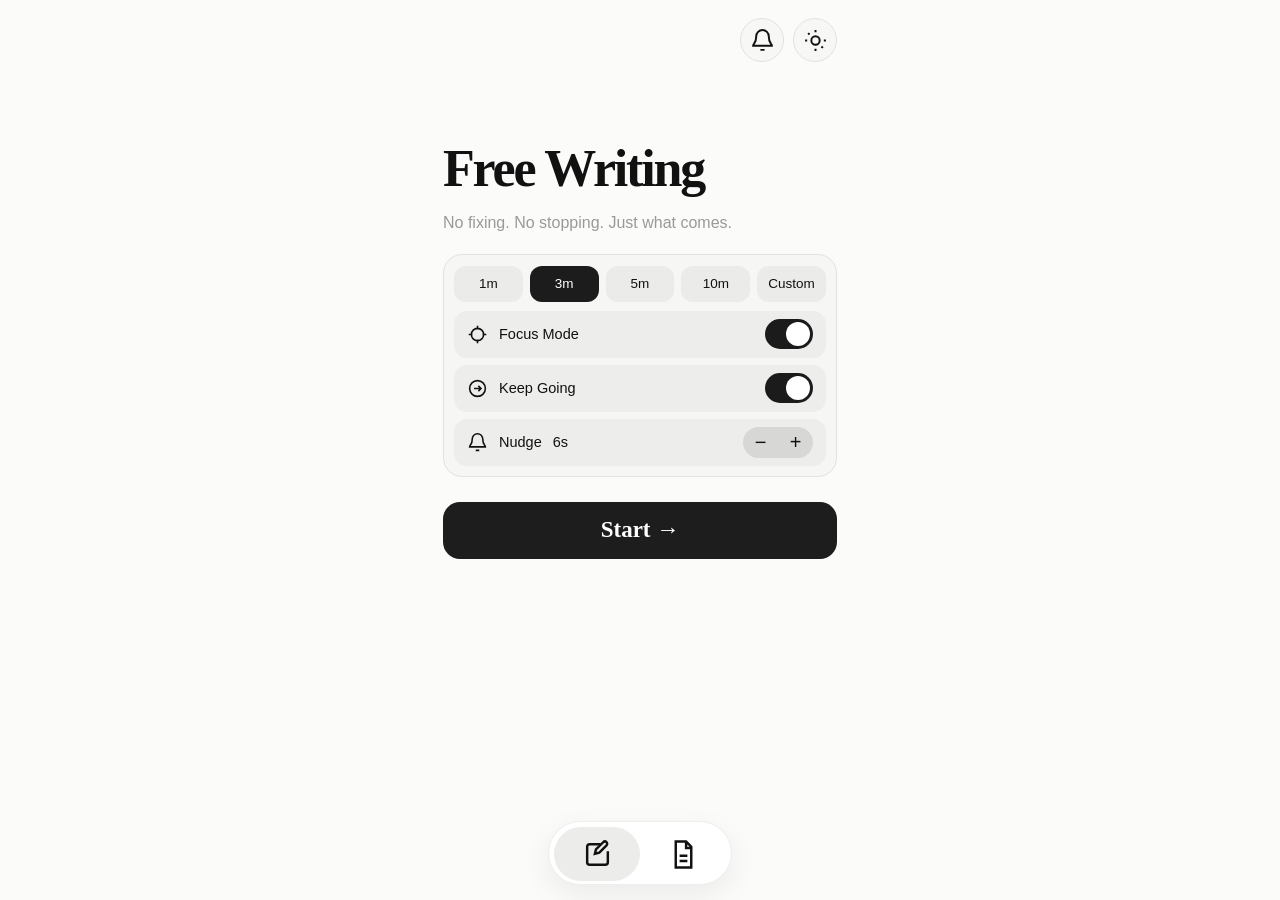
<file: index.html>
<!doctype html><html lang="vi"><head><meta charset="utf-8"><meta name="viewport" content="width=device-width,initial-scale=1,viewport-fit=cover,user-scalable=no"><meta name="theme-color" content="#fbfbfa" id="tc"><meta name="apple-mobile-web-app-capable" content="yes"><meta name="apple-mobile-web-app-status-bar-style" content="black-translucent"><meta name="apple-mobile-web-app-title" content="Free Writing"><link rel="apple-touch-icon" sizes="180x180" href="/apple-touch-icon.png?v=12.5.8"><link rel="manifest" href="/manifest.webmanifest?v=12.6.0"><title>Free Writing</title><link rel="stylesheet" href="/style.css?v=12.6.2"></head><body><main class="app">
<section id="home" class="scr on"><div class="top"><button id="bell" class="round"><svg viewBox="0 0 24 24"><path d="M18 8a6 6 0 0 0-12 0c0 7-3 7-3 9h18c0-2-3-2-3-9M10 21h4"/></svg></button><button id="theme" class="round"><svg viewBox="0 0 24 24"><circle cx="12" cy="12" r="4"/><path d="M12 2v2M12 20v2M4.9 4.9l1.4 1.4M17.7 17.7l1.4 1.4M2 12h2M20 12h2"/></svg></button></div><div class="hero"><h1>Free Writing</h1><div class="tag">No fixing. No stopping. Just what comes.</div></div><div class="panel"><div class="times"><button class="time" data-m="1">1m</button><button class="time on" data-m="3">3m</button><button class="time" data-m="5">5m</button><button class="time" data-m="10">10m</button><button class="time" data-m="c">Custom</button></div><div class="row"><div class="left"><svg viewBox="0 0 24 24"><circle cx="12" cy="12" r="7"/><path d="M12 2v4M12 18v4M2 12h4M18 12h4"/></svg>Focus Mode</div><button class="sw" data-k="focus"><span class="knob"></span></button></div><div class="row"><div class="left"><svg viewBox="0 0 24 24"><circle cx="12" cy="12" r="9"/><path d="M8 12h8M13 9l3 3-3 3"/></svg>Keep Going</div><button class="sw" data-k="keep"><span class="knob"></span></button></div><div class="row"><div class="left"><svg viewBox="0 0 24 24"><path d="M18 8a6 6 0 0 0-12 0c0 7-3 7-3 9h18c0-2-3-2-3-9M10 21h4"/></svg>Nudge <b id="nv">6s</b></div><div class="step"><button id="minus">−</button><button id="plus">+</button></div></div></div><button id="start" class="start">Start →</button></section>
<section id="write" class="scr"><div class="head"><button id="cancel">Cancel</button><span id="timer" class="timer">03:00</span><button id="finish">Done</button></div><div class="prompt">Write whatever comes. Don’t edit. Don’t judge.</div><textarea id="writer" lang="vi" spellcheck="true" placeholder="Start writing…"></textarea></section>
<section id="saved" class="scr saved"><h2>✓ Saved</h2><p>Leave it untouched for now. You can reread it later in Archive.</p><div id="excerpt" class="box"></div><div class="acts"><button id="copySaved" class="soft">Copy Text</button><button id="shareSaved" class="soft">Share</button></div><button id="doneSaved" class="done">Done</button></section>
<section id="library" class="scr archive"><div class="ahead"><div id="atitle" class="atitle">Archive</div><div id="count" class="count">0/∞ </div><button id="deleteAll" class="x" style="display:none">×</button><button id="trash" class="trash"><svg viewBox="0 0 24 24" fill="none" stroke="currentColor"><path d="M4 7h16M9 7V4h6v3M7 7l1 13h8l1-13"/></svg><span>Trash</span></button></div><div id="entries"></div></section>
<section id="writing" class="scr writing"><div class="writingHead"><button id="writingBack" class="back" aria-label="Back">‹</button><div class="writingTitle">Writing</div><div></div></div><div id="writingMeta" class="writingMeta"></div><div id="writingText" class="writingText"></div><div class="writingActions"><button id="writingEdit" class="wa" aria-label="Edit"><svg viewBox="0 0 24 24"><path d="M14.5 4H6a2 2 0 0 0-2 2v12a2 2 0 0 0 2 2h12a2 2 0 0 0 2-2v-8.5"/><path d="M13.4 10.6 19 5a1.8 1.8 0 0 0-2.6-2.5l-5.6 5.6-.8 3.3z"/></svg></button><button id="writingCopy" class="wa" aria-label="Copy"><svg viewBox="0 0 24 24"><rect x="8" y="8" width="10" height="12" rx="2"/><path d="M6 16H5a2 2 0 0 1-2-2V5a2 2 0 0 1 2-2h9a2 2 0 0 1 2 2v1"/></svg></button><button id="writingShare" class="wa" aria-label="Share"><svg viewBox="0 0 24 24"><path d="M12 3v12M7 8l5-5 5 5"/><rect x="5" y="11" width="14" height="10" rx="2"/></svg></button><button id="writingTrash" class="wa danger" aria-label="Trash"><svg viewBox="0 0 24 24"><path d="M4 7h16M9 7V4h6v3M7 7l1 13h8l1-13"/></svg></button></div></section>
</main>
<nav id="bottom" class="bottom"><button class="nav on" data-s="home"><svg viewBox="0 0 24 24"><path d="M14.5 4H6a2 2 0 0 0-2 2v12a2 2 0 0 0 2 2h12a2 2 0 0 0 2-2v-8.5"/><path d="M13.4 10.6 19 5a1.8 1.8 0 0 0-2.6-2.5l-5.6 5.6-.8 3.3z"/></svg></button><button class="nav" data-s="library"><svg viewBox="0 0 24 24"><path d="M6 2h8l4 4v16H6zM14 2v5h5M9 13h6M9 17h6"/></svg></button></nav>
<div id="toast" class="toast">Copied</div><div id="scrim" class="scrim"></div>
<section id="reminder" class="sheet"><button class="close" data-close>Done</button><div class="st">🔔 Daily Reminder</div><p class="sd">A gentle daily nudge to review, copy, or process writings.</p><div class="card"><span>Remind me every day</span><button id="rs" class="sw"><span class="knob"></span></button></div><div class="card"><span>Review Time</span><input id="rt" type="time" value="20:00"></div></section>
<script src="/app.js?v=12.6.2"></script></body></html>
</file>
<file: style.css>
:root{--bg:#fbfbfa;--fg:#111;--mut:#999;--line:#e2e2e0;--soft:#f4f4f3;--tile:#ebebea;--danger:#ff453a;--ser:Georgia,"Times New Roman",serif}
*{box-sizing:border-box;-webkit-tap-highlight-color:transparent}
html,body{margin:0;width:100%;height:100%;min-height:0;overflow:hidden;background:var(--bg);color:var(--fg);font-family:-apple-system,BlinkMacSystemFont,"Helvetica Neue",Arial,sans-serif}
body{position:relative}.app{position:relative;width:100%;max-width:430px;height:100%;min-height:0;margin:auto;padding:env(safe-area-inset-top) 18px calc(88px + env(safe-area-inset-bottom));overflow-y:auto;-webkit-overflow-scrolling:touch;overscroll-behavior-y:contain;background:var(--bg)}
.scr{display:none}.scr.on{display:block}.top{height:137px;display:flex;justify-content:flex-end;gap:9px;padding-top:18px}
.round{width:44px;height:44px;border:1px solid var(--line);border-radius:50%;background:#f7f7f6;color:#111;display:grid;place-items:center}
.round svg{width:25px;height:25px;fill:none;stroke:currentColor;stroke-width:1.9}
.hero h1{font:700 52px/.96 var(--ser);letter-spacing:-2.2px;margin:7px 0 20px}.tag{font-size:16px;color:var(--mut);margin-bottom:22px}
.panel{padding:11px 10px 10px;border:1px solid var(--line);border-radius:19px;background:#f6f6f5}.times{display:grid;grid-template-columns:repeat(5,1fr);gap:7px;margin-bottom:9px}
.time{height:36px;border:0;border-radius:12px;background:var(--tile);color:#111;font-size:13.5px;font-weight:400}.time.on{background:#1c1c1c;color:#fff}
.row{height:47px;border-radius:13px;background:#ededec;margin-top:7px;padding:0 13px;display:flex;align-items:center}.left{display:flex;align-items:center;gap:11px;flex:1;font-size:14.5px;font-weight:400}.left b{font-weight:400}.left svg{width:21px;height:21px;fill:none;stroke:currentColor;stroke-width:1.8}
.sw{width:48px;height:30px;padding:3px;border:0;border-radius:999px;background:#1b1b1b;display:flex;justify-content:flex-end}.sw.off{justify-content:flex-start;background:#d0d0ce}.knob{width:24px;height:24px;border-radius:50%;background:#fff}
.step{height:31px;border-radius:999px;background:#d7d7d5;display:flex;overflow:hidden}.step button{width:35px;border:0;background:none;color:#111;font-size:20px}
.start{margin-top:25px;width:100%;height:57px;border:0;border-radius:17px;background:#1d1d1d;color:#fff;font:700 23px var(--ser)}
.bottom{position:absolute!important;z-index:1000;left:50%!important;right:auto!important;top:auto!important;bottom:calc(15px + env(safe-area-inset-bottom))!important;transform:translateX(-50%)!important;width:184px;height:64px;padding:5px;border:1px solid #eee;border-radius:34px;background:#fff;display:grid;grid-template-columns:1fr 1fr;box-shadow:0 10px 30px #0001}.bottom::before{content:none}.nav{height:54px;margin:0}
.nav{border:0;border-radius:29px;background:transparent;color:#111;display:grid;place-items:center}.nav.on{background:#ececeb}.nav svg{width:31px;height:31px;fill:none;stroke:currentColor;stroke-width:1.9}
.head{height:58px;display:flex;align-items:center;justify-content:space-between}.head button{border:0;background:none;color:inherit;font-size:17px;font-weight:700}.timer{color:#999;font-weight:700}#write .head,#write .prompt{transition:opacity .18s ease}#write.focus-clean .head,#write.focus-clean .prompt{opacity:0;pointer-events:none}
.prompt{font:700 31px/1.16 var(--ser);margin:30px 0 18px}textarea{width:100%;min-height:72dvh;border:0;outline:0;resize:none;background:transparent;color:inherit;font:25px/1.5 var(--ser);padding:0}
.saved{padding-top:54px}.saved h2{font-size:50px;margin:0 0 18px}.saved p{font-size:22px;line-height:1.35;color:#999}.box{margin-top:18px;padding:18px;border-radius:13px;background:#f1f2f5;font:22px/1.45 var(--ser);white-space:pre-wrap}
.acts{display:grid;grid-template-columns:1fr 1fr;gap:10px;margin-top:20px}.soft,.done{height:54px;border:1px solid var(--line);border-radius:15px;background:#efefee;color:#111;font-size:17px;font-weight:700}.done{width:100%;margin-top:10px;background:#1c1c1c;color:#fff}
.archive{padding-top:18px}.ahead{height:66px;border:1px solid var(--line);border-radius:17px;background:#f5f5f4;padding:8px 9px 8px 14px;display:flex;align-items:center;gap:8px}.atitle{font:700 27px var(--ser);white-space:nowrap}.count{font-size:14px;color:#aaa;margin-right:auto;font-weight:700;background:#ececeb;border-radius:999px;padding:8px 10px}
.trash{height:37px;border:1px solid var(--line);border-radius:20px;background:#ededec;color:#111;padding:0 11px;font-size:13.5px;font-weight:800;display:flex;gap:6px;align-items:center}.trash svg{width:17px;height:17px}.x{width:36px;height:36px;border:1px solid #ffc0bd;border-radius:50%;background:#f4f4f3;color:var(--danger);font-size:22px}
.entry{margin-top:14px;border:1px solid var(--line);border-radius:17px;background:#f4f4f3;padding:17px;min-height:120px}.et{font:20px/1.45 var(--ser);white-space:pre-wrap;display:-webkit-box;-webkit-line-clamp:4;-webkit-box-orient:vertical;overflow:hidden}.meta{margin-top:16px;color:#949493;font-size:13px}.empty{padding:120px 20px;text-align:center;color:#aaa}
.writing{padding-top:12px}.writingHead{height:58px;display:grid;grid-template-columns:48px 1fr 48px;align-items:center}.back{width:44px;height:44px;border:0;background:transparent;color:inherit;font:400 34px/1 -apple-system,BlinkMacSystemFont,"Helvetica Neue",Arial,sans-serif;text-align:left;padding:0}.writingTitle{text-align:center;font:700 23px var(--ser)}.writingMeta{text-align:center;color:var(--mut);font-size:13px;margin:7px 0 30px}
.writingText{font:22px/1.5 var(--ser);white-space:pre-wrap;min-height:48dvh;outline:0;border-radius:12px}.writingText[contenteditable="true"]{background:#f1f1f0;padding:14px}.writingActions{display:grid;grid-template-columns:repeat(4,1fr);gap:12px;margin-top:28px}.wa{height:64px;border:1px solid var(--line);border-radius:20px;background:#ededec;color:#111;display:grid;place-items:center}.wa svg{width:30px;height:30px;fill:none;stroke:currentColor;stroke-width:1.9}.wa.danger{color:var(--danger)}.wa.editing{background:#111;color:#fff}
.scrim{position:absolute;z-index:20;inset:0;background:#0003;display:none}.scrim.on{display:block}.sheet{position:absolute;z-index:21;left:50%;bottom:calc(12px + env(safe-area-inset-bottom));transform:translateX(-50%);width:min(calc(100% - 24px),406px);background:#fafaf9;border:1px solid #eee;border-radius:30px;padding:18px;display:none}.sheet.on{display:block}.close{float:right;height:40px;border:0;border-radius:22px;background:#efefee;color:#111;padding:0 15px}.st{clear:both;font:700 23px var(--ser);padding-top:8px}.sd{font-size:14px;line-height:1.45;color:#777}.card{height:58px;margin-top:10px;border-radius:15px;background:#eee;display:flex;align-items:center;justify-content:space-between;padding:0 13px;font-weight:700}.card input[type="time"]{font-size:19px;font-weight:600}
.toast{position:absolute;z-index:40;left:50%;top:calc(env(safe-area-inset-top) + 18px);transform:translateX(-50%);background:#1c1c1c;color:#fff;border-radius:999px;padding:9px 15px;font-weight:700;display:none}.toast.on{display:block}
@media (display-mode:standalone) and (width:402px){html,body{height:874px;min-height:874px;max-height:874px}.app{height:874px;min-height:0;max-height:874px}.bottom{bottom:calc(15px + env(safe-area-inset-bottom))!important}}
body.dark{--bg:#000;--fg:#fff;--mut:#8e8e93;--line:#2a2a2a;--soft:#111;--tile:#171717;background:#000;color:#fff}body.dark .app{background:#000;color:#fff}body.dark .round{background:#000;color:#fff;border-color:#343434}body.dark .panel{background:#0b0b0b;border-color:#242424}body.dark .row,body.dark .time,body.dark .ahead,body.dark .entry,body.dark .sheet{background:#111;color:#fff;border-color:#2a2a2a}body.dark .time{background:#171717;color:#fff}body.dark .time.on,body.dark .start,body.dark .done{background:#fff;color:#000}body.dark .sw{background:#fff}body.dark .sw .knob{background:#000}body.dark .sw.off{background:#333}body.dark .sw.off .knob{background:#fff}body.dark .step{background:#252525}body.dark .step button{color:#fff}body.dark .bottom{background:#000;border-color:#2a2a2a;box-shadow:0 10px 30px #000}body.dark .bottom::before{content:none}body.dark .nav{color:#fff}body.dark .nav.on{background:#1c1c1c}body.dark .soft,body.dark .card,body.dark .trash,body.dark .wa{background:#171717;color:#fff;border-color:#2a2a2a}body.dark .wa.editing{background:#fff;color:#000}body.dark .writingText[contenteditable="true"]{background:#111}body.dark .box{background:#111;color:#fff}body.dark .close{background:#171717;color:#fff}body.dark input{color:#fff;background:#000;border-color:#333}body.dark .x{background:#111}body.dark textarea::placeholder{color:#666}
</file>
